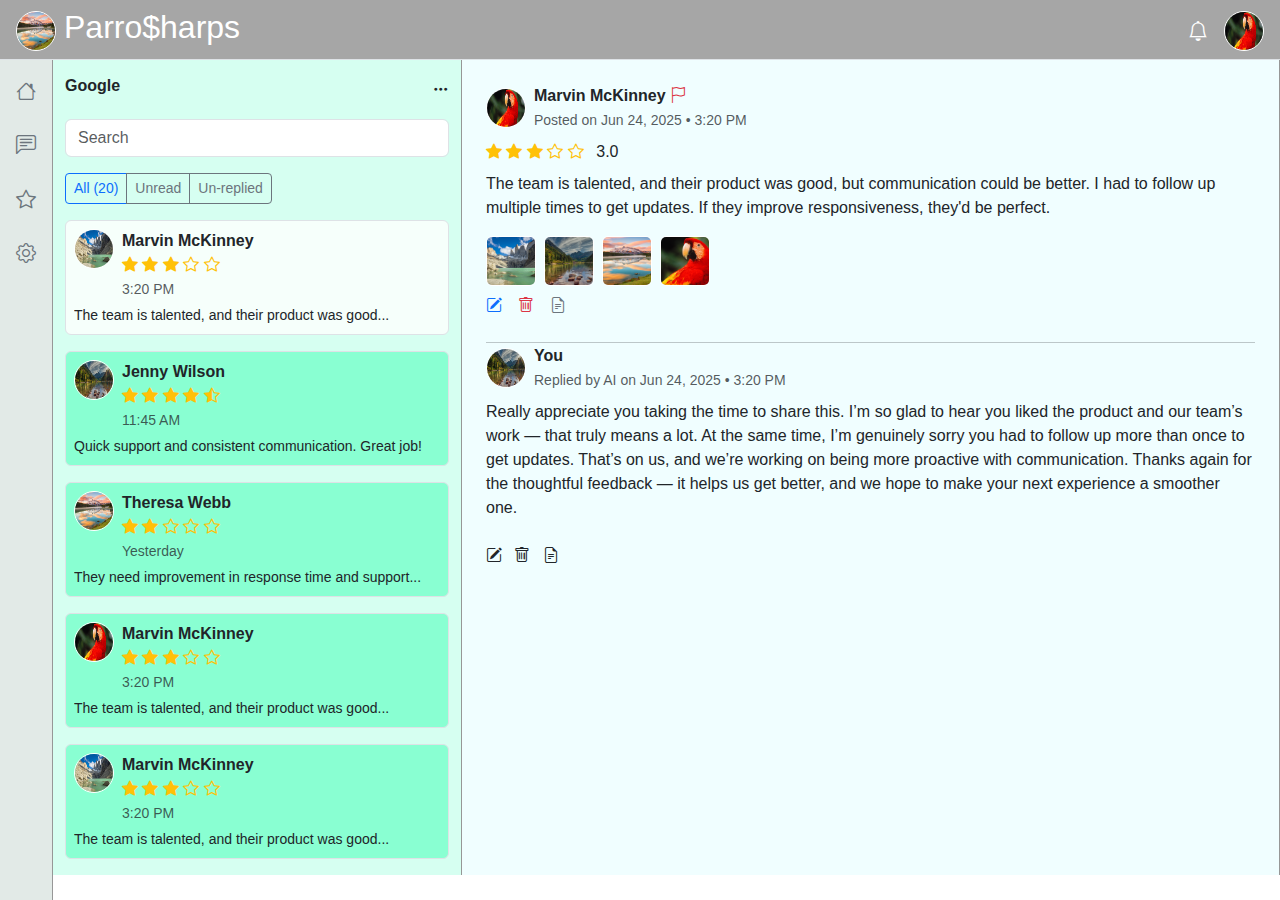
<file: screen.html>
<!DOCTYPE html>
<html lang="en">

<head>
    <meta charset="UTF-8">
    <meta name="viewport" content="width=device-width, initial-scale=1.0">
    <title>Frontend View</title>
    <link href="https://cdn.jsdelivr.net/npm/bootstrap@5.3.0/dist/css/bootstrap.min.css" rel="stylesheet">
    <link href="https://cdn.jsdelivr.net/npm/bootstrap-icons/font/bootstrap-icons.css" rel="stylesheet">
    <link rel="stylesheet" href="styles.css">
</head>

<body>
    <!-- Header -->
    <header>
        <nav class="navbar px-3 border-bottom" style="height: 60px;">
            <img src="./images/pic3.jpg" class="rounded-circle me-2" alt="Profile">
            <h2>Parro$harps</h2>
            <div class="ms-auto d-flex align-items-center">
                <i class="bi bi-bell fs-5 me-3"></i>
                <img src="./images/pic4.jpg" class="rounded-circle" width="40" height="40" alt="Profile">
            </div>
        </nav>
    </header>

    <!-- Container for all layout rows -->
    <div class="container-fluid">
        <div class="row">

            <!-- Sidebar Icons -->
            <div class="col-auto d-flex flex-column align-items-center sidebar">
                <a href="#" class="mb-4 text-secondary"><i class="bi bi-house fs-5"></i></a>
                <a href="#" class="mb-4 text-secondary"><i class="bi bi-chat-left-text fs-5"></i></a>
                <a href="#" class="mb-4 text-secondary"><i class="bi bi-star fs-5"></i></a>
                <a href="#" class="mb-4 text-secondary"><i class="bi bi-gear fs-5"></i></a>
            </div>

            <!-- Sidebar with Filter and Review List -->
            <div class="col-12" style="padding-left: 65px;">
                <div class="row main-review-block">
                    <div class="col-sm-5 col-md-4 col-lg-4 review-block">
                        <div class="scrollable">
                            <div class="d-flex justify-content-between align-items-center my-3">
                                <h6 class="fw-bold">Google</h6>
                                <i class="bi bi-three-dots"></i>
                            </div>

                            <input type="text" class="form-control mb-3" placeholder="Search">

                            <div class="btn-group mb-3">
                                <button onclick="ShowAll()" class="btn btn-sm btn-outline-primary">All (20)</button>
                                <button onclick="Unread()" class="btn btn-sm btn-outline-secondary">Unread</button>
                                <button onclick="UnReplied()"
                                    class="btn btn-sm btn-outline-secondary">Un-replied</button>
                            </div>

                            <!-- <div class="review-list"></div> -->

                            <div class="review-list">
                                <!-- Review 1 -->
                                <div class="review-list-item active mb-3 p-2 border rounded">
                                    <div class="d-flex">
                                        <img src="./images/pic1.jpg" class="rounded-circle me-2">
                                        <div>
                                            <div class="fw-bold">Marvin McKinney</div>
                                            <div class="star-rating text-warning">
                                                <i class="bi bi-star-fill"></i>
                                                <i class="bi bi-star-fill"></i>
                                                <i class="bi bi-star-fill"></i>
                                                <i class="bi bi-star"></i>
                                                <i class="bi bi-star"></i>
                                            </div>
                                            <small class="text-muted">3:20 PM</small>
                                        </div>
                                    </div>
                                    <div class="text-truncate small mt-1">The team is talented, and their product was
                                        good...</div>
                                </div>

                                <!-- Review 2 -->
                                <div class="review-list-item mb-3 p-2 border rounded">
                                    <div class="d-flex">
                                        <img src="./images/pic2.jpg" class="rounded-circle me-2">
                                        <div>
                                            <div class="fw-bold">Jenny Wilson</div>
                                            <div class="star-rating text-warning">
                                                <i class="bi bi-star-fill"></i>
                                                <i class="bi bi-star-fill"></i>
                                                <i class="bi bi-star-fill"></i>
                                                <i class="bi bi-star-fill"></i>
                                                <i class="bi bi-star-half"></i>
                                            </div>
                                            <small class="text-muted">11:45 AM</small>
                                        </div>
                                    </div>
                                    <div class="text-truncate small mt-1">Quick support and consistent communication.
                                        Great
                                        job!
                                    </div>
                                </div>

                                <!-- Review 3 -->
                                <div class="review-list-item mb-3 p-2 border rounded">
                                    <div class="d-flex">
                                        <img src="./images/pic3.jpg" class="rounded-circle me-2">
                                        <div>
                                            <div class="fw-bold">Theresa Webb</div>
                                            <div class="star-rating text-warning">
                                                <i class="bi bi-star-fill"></i>
                                                <i class="bi bi-star-fill"></i>
                                                <i class="bi bi-star"></i>
                                                <i class="bi bi-star"></i>
                                                <i class="bi bi-star"></i>
                                            </div>
                                            <small class="text-muted">Yesterday</small>
                                        </div>
                                    </div>
                                    <div class="text-truncate small mt-1">They need improvement in response time and
                                        support...
                                    </div>
                                </div>

                                <!-- Review 4 -->
                                <div class="review-list-item mb-3 p-2 hide border rounded">
                                    <div class="d-flex">
                                        <img src="./images/pic4.jpg" class="rounded-circle me-2">
                                        <div>
                                            <div class="fw-bold">Marvin McKinney</div>
                                            <div class="star-rating text-warning">
                                                <i class="bi bi-star-fill"></i>
                                                <i class="bi bi-star-fill"></i>
                                                <i class="bi bi-star-fill"></i>
                                                <i class="bi bi-star"></i>
                                                <i class="bi bi-star"></i>
                                            </div>
                                            <small class="text-muted">3:20 PM</small>
                                        </div>
                                    </div>
                                    <div class="text-truncate small mt-1">The team is talented, and their product was
                                        good...</div>
                                </div>

                                <!-- Review 5 -->
                                <div class="review-list-item mb-3 p-2 hide border rounded">
                                    <div class="d-flex">
                                        <img src="./images/pic1.jpg" class="rounded-circle me-2">
                                        <div>
                                            <div class="fw-bold">Marvin McKinney</div>
                                            <div class="star-rating text-warning">
                                                <i class="bi bi-star-fill"></i>
                                                <i class="bi bi-star-fill"></i>
                                                <i class="bi bi-star-fill"></i>
                                                <i class="bi bi-star"></i>
                                                <i class="bi bi-star"></i>
                                            </div>
                                            <small class="text-muted">3:20 PM</small>
                                        </div>
                                    </div>
                                    <div class="text-truncate small mt-1">The team is talented, and their product was
                                        good...</div>
                                </div>
                            </div>

                        </div>

                    </div>

                    <!-- Review Panel -->
                    <div class="col-sm-7 col-md-8 col-lg-8 review-panel">
                        <div class="mb-4">
                            <div class="d-flex align-items-center mb-2">
                                <img src="./images/pic4.jpg" class="rounded-circle me-2">
                                <div>
                                    <strong>Marvin McKinney</strong> <i class="bi bi-flag text-danger"></i><br>
                                    <small class="text-muted">Posted on Jun 24, 2025 • 3:20 PM</small>
                                </div>
                            </div>

                            <div class="star-rating mb-2">
                                <i class="bi bi-star-fill"></i>
                                <i class="bi bi-star-fill"></i>
                                <i class="bi bi-star-fill"></i>
                                <i class="bi bi-star"></i>
                                <i class="bi bi-star"></i>
                                <span class="ms-2">3.0</span>
                            </div>

                            <p>The team is talented, and their product was good, but communication could be better.
                                I had to follow up multiple times to get updates. If they improve responsiveness, they'd
                                be
                                perfect.</p>

                            <!-- Review Images -->
                            <div class="review-images d-flex mb-2">
                                <img src="./images/pic1.jpg" class="me-2">
                                <img src="./images/pic2.jpg" class="me-2">
                                <img src="./images/pic3.jpg" class="me-2">
                                <img src="./images/pic4.jpg" class="me-2">
                            </div>

                            <!-- Action Icons -->
                            <div class="d-flex mt-2">
                                <i class="bi bi-pencil-square me-3 text-primary" title="Edit"></i>
                                <i class="bi bi-trash me-3 text-danger" title="Delete"></i>
                                <i class="bi bi-file-earmark-text me-3 text-secondary" title="Read Details"></i>
                            </div>
                        </div>

                        <hr style="margin: 1px 0px;">

                        <div class="mb-4">
                            <div class="d-flex align-items-center mb-2">
                                <img src="./images/pic2.jpg" class="rounded-circle me-2">
                                <div>
                                    <strong>You</strong><br>
                                    <small class="text-muted">Replied by AI on Jun 24, 2025 • 3:20 PM</small>
                                </div>
                            </div>
                            <p>Really appreciate you taking the time to share this. I’m so glad to hear you liked the
                                product
                                and our team’s work — that truly means a lot. At the same time, I’m genuinely sorry you
                                had to
                                follow up more than once to get updates. That’s on us, and we’re working on being more
                                proactive
                                with communication. Thanks again for the thoughtful feedback — it helps us get better,
                                and we
                                hope to make your next experience a smoother one.</p>
                        </div>

                        <!-- Optional Footer Icons -->
                        <div class="reply-box">
                            <div class="d-flex justify-content-between">
                                <div>
                                    <i class="bi bi-pencil-square me-2" title="Edit"></i>
                                    <i class="bi bi-trash me-2" title="Delete"></i>
                                    <i class="bi bi-file-earmark-text me-2" title="Read Details"></i>
                                </div>
                            </div>
                        </div>
                    </div>
                </div>
            </div>

        </div>
    </div>


    <!-- Bootstrap JS -->
    <script src="https://cdn.jsdelivr.net/npm/bootstrap@5.3.0/dist/js/bootstrap.bundle.min.js"></script>
</body>


</html>
</file>
<file: styles.css>
body {
     font-family: "Segoe UI", sans-serif;
 }

 header {
     width: 100%;
     position: fixed;
     overflow: hidden;
     z-index: 1;
     background-color: #a6a6a6;
     color: white;
 }

 .container-fluid {
     padding-top: 60px;
     /* max-height: max-content; */
 }

 .sidebar {
     height: 100%;
     overflow-y: auto;
     background-color: rgb(226 234 231);
     border-right: 1px solid #ddd;
     padding: 1rem;
     position: fixed;
     border-right: 1px solid #979797;
 }

 .btn-group {
     z-index: 0;
 }

 .main-review-block {
     height: 100%;
 }

 .review-list-item {
     cursor: pointer;
     padding: 0.75rem;
     border-bottom: 1px solid #eee;
     background-color: #89ffd2;
 }

 .review-list-item:hover,
 .review-list-item.active {
     background-color: #f6fffb;
     border-left: 3px solid #0d6efd;
 }

 .review-block {
     /* background-color: #f0feff; */
     background-color: #d6fff1;
     border-right: 1px solid #979797;
     scroll-behavior: smooth;
 }

 .review-panel {
     overflow-y: auto;
     background-color: #f0feff;
     padding: 1.5rem;
     border-right: 1px solid #979797;
     /* background-color: #d6fff1; */
 }

 .star-rating i {
     color: #ffc107;
 }

 .review-images img {
     width: 50px;
     height: 50px;
     object-fit: cover;
     border-radius: 6px;
     margin-right: 5px;
 }

 img {
     width: 40px;
     height: 40px;
     border: 1px solid white;
 }
</file>
